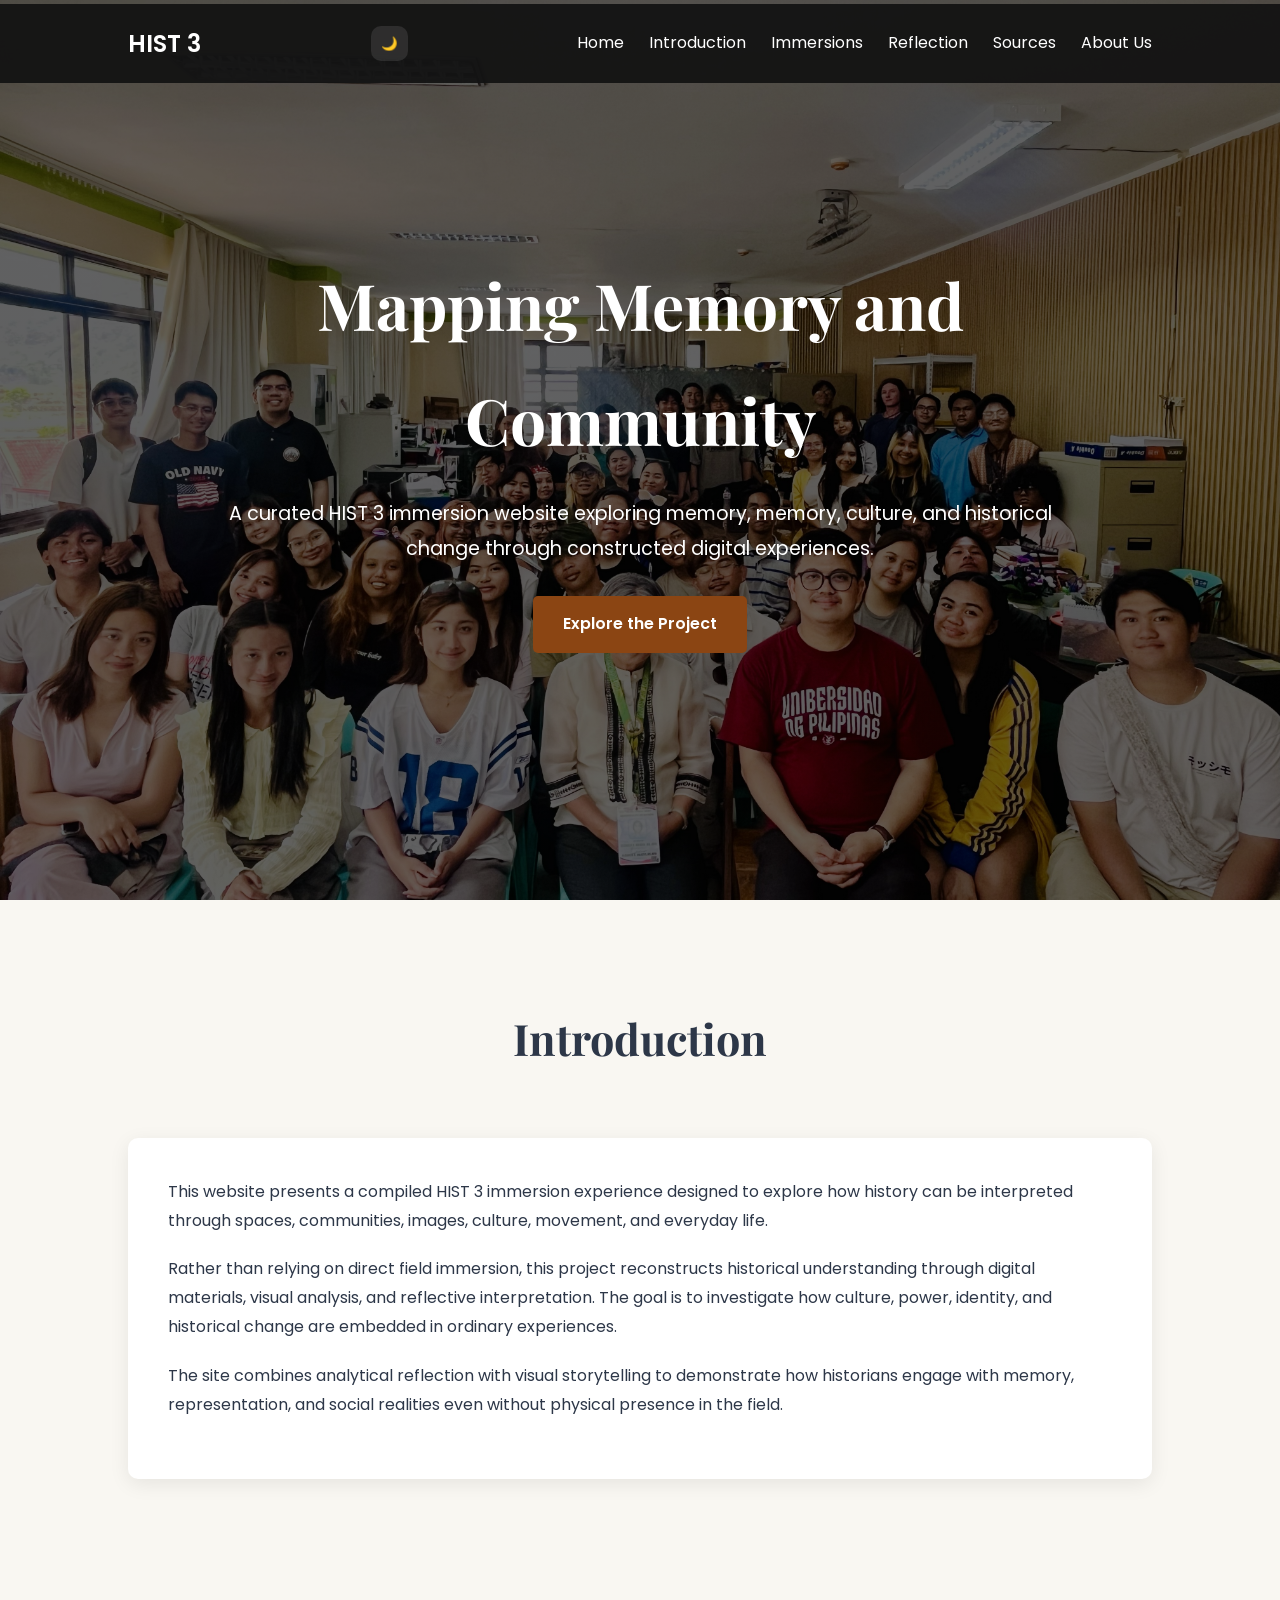
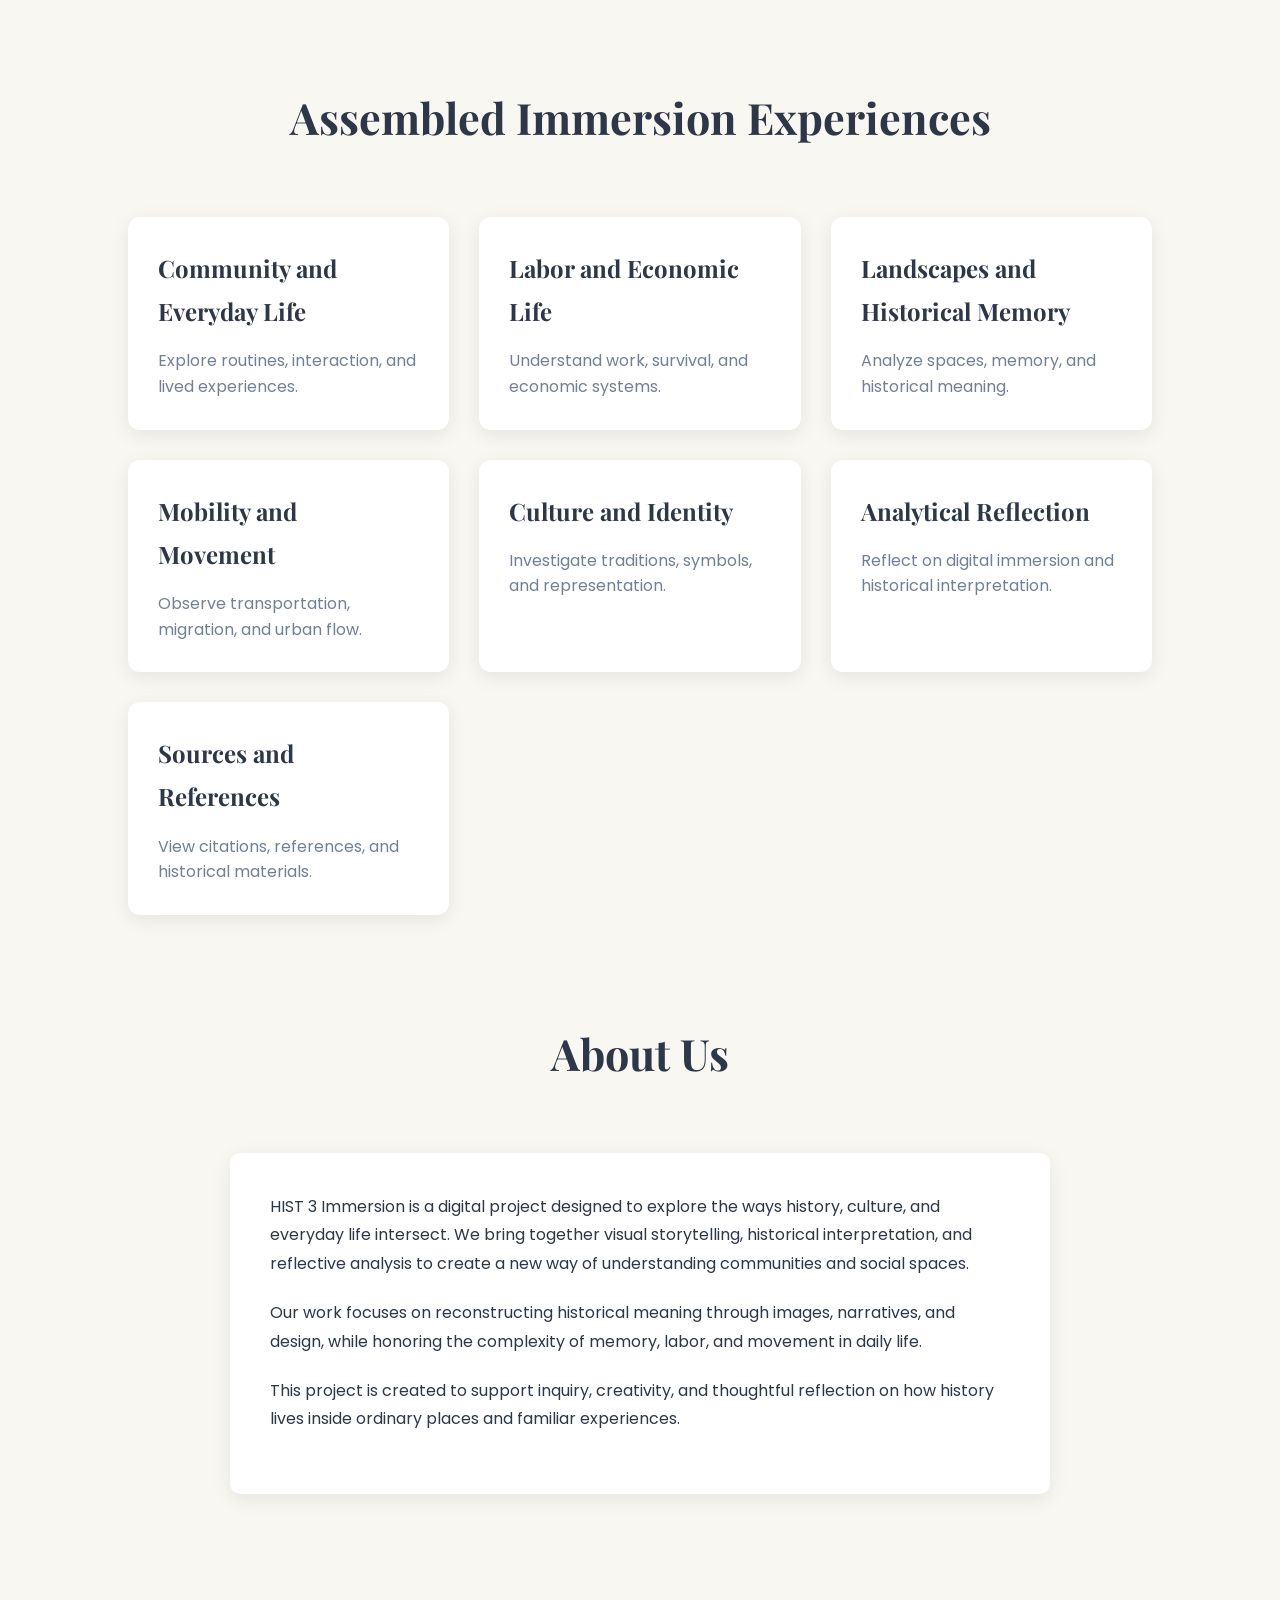
<file: index.html>
<!DOCTYPE html>
<html lang="en">
<head>
    <meta charset="UTF-8">
    <meta name="viewport" content="width=device-width, initial-scale=1.0">
    <title>Mapping Memory and Community | HIST 3 Immersion</title>

    <link rel="stylesheet" href="style.css">

    <link rel="preconnect" href="https://fonts.googleapis.com">
    <link rel="preconnect" href="https://fonts.gstatic.com" crossorigin>
    <link href="https://fonts.googleapis.com/css2?family=Playfair+Display:wght@400;600;700&family=Poppins:wght@300;400;500;600&display=swap" rel="stylesheet">
</head>
<body>

    <div id="scroll-progress"></div>

    <!-- Navigation -->
    <nav>
        <div class="logo">HIST 3</div>

        <div class="nav-actions">
            <button class="dark-mode-toggle" type="button" aria-label="Toggle dark mode">🌙</button>
            <button class="menu-toggle" type="button" aria-label="Toggle menu">
                <span></span>
                <span></span>
                <span></span>
            </button>
        </div>

        <ul class="nav-links">
            <li><a href="#home">Home</a></li>
            <li><a href="#intro">Introduction</a></li>
            <li><a href="#immersions">Immersions</a></li>
            <li><a href="reflection.html">Reflection</a></li>
            <li><a href="sources.html">Sources</a></li>
            <li><a href="#about">About Us</a></li>
        </ul>
    </nav>


    <!-- Hero Section -->
    <section class="hero" id="home">

        <div class="hero-content">
            <h1>Mapping Memory and Community</h1>

            <p>
                A curated HIST 3 immersion website exploring memory,
                memory, culture, and historical change through constructed
                digital experiences.
            </p>

            <a href="#intro" class="btn">Explore the Project</a>
        </div>

    </section>


    <!-- Introduction -->
    <section class="section" id="intro">

        <div class="section-title">
            <h2>Introduction</h2>
        </div>

        <div class="content-box">
            <p>
                This website presents a compiled HIST 3 immersion experience
                designed to explore how history can be interpreted through
                spaces, communities, images, culture, movement, and everyday life.
            </p>

            <p>
                Rather than relying on direct field immersion, this project
                reconstructs historical understanding through digital materials,
                visual analysis, and reflective interpretation. The goal is to
                investigate how culture, power, identity, and historical change
                are embedded in ordinary experiences.
            </p>

            <p>
                The site combines analytical reflection with visual storytelling
                to demonstrate how historians engage with memory, representation,
                and social realities even without physical presence in the field.
            </p>
        </div>

    </section>


    <!-- Immersion Sections -->
    <section class="section" id="immersions">

        <div class="section-title">
            <h2>Assembled Immersion Experiences</h2>
        </div>

<!-- Immersion Navigation Cards -->

<div class="immersion-links">

    <a href="community.html" class="immersion-link-card">
        <h3>Community and Everyday Life</h3>
        <p>Explore routines, interaction, and lived experiences.</p>
    </a>

    <a href="labor.html" class="immersion-link-card">
        <h3>Labor and Economic Life</h3>
        <p>Understand work, survival, and economic systems.</p>
    </a>

    <a href="landscape.html" class="immersion-link-card">
        <h3>Landscapes and Historical Memory</h3>
        <p>Analyze spaces, memory, and historical meaning.</p>
    </a>

    <a href="mobility.html" class="immersion-link-card">
        <h3>Mobility and Movement</h3>
        <p>Observe transportation, migration, and urban flow.</p>
    </a>

    <a href="culture.html" class="immersion-link-card">
        <h3>Culture and Identity</h3>
        <p>Investigate traditions, symbols, and representation.</p>
    </a>

    <a href="reflection.html" class="immersion-link-card">
        <h3>Analytical Reflection</h3>
        <p>Reflect on digital immersion and historical interpretation.</p>
    </a>

    <a href="sources.html" class="immersion-link-card">
        <h3>Sources and References</h3>
        <p>View citations, references, and historical materials.</p>
    </a>

</div>

  <!-- About Us -->
    <section class="section" id="about">

        <div class="section-title">
            <h2>About Us</h2>
        </div>

        <div class="content-box">
            <p>
                HIST 3 Immersion is a digital project designed to explore the ways history,
                culture, and everyday life intersect. We bring together visual storytelling,
                historical interpretation, and reflective analysis to create a new way of
                understanding communities and social spaces.
            </p>

            <p>
                Our work focuses on reconstructing historical meaning through images,
                narratives, and design, while honoring the complexity of memory, labor,
                and movement in daily life.
            </p>

            <p>
                This project is created to support inquiry, creativity, and thoughtful
                reflection on how history lives inside ordinary places and familiar
                experiences.
            </p>
        </div>

    </section>

    <script src="script.js"></script>
</body>
</html>
</file>
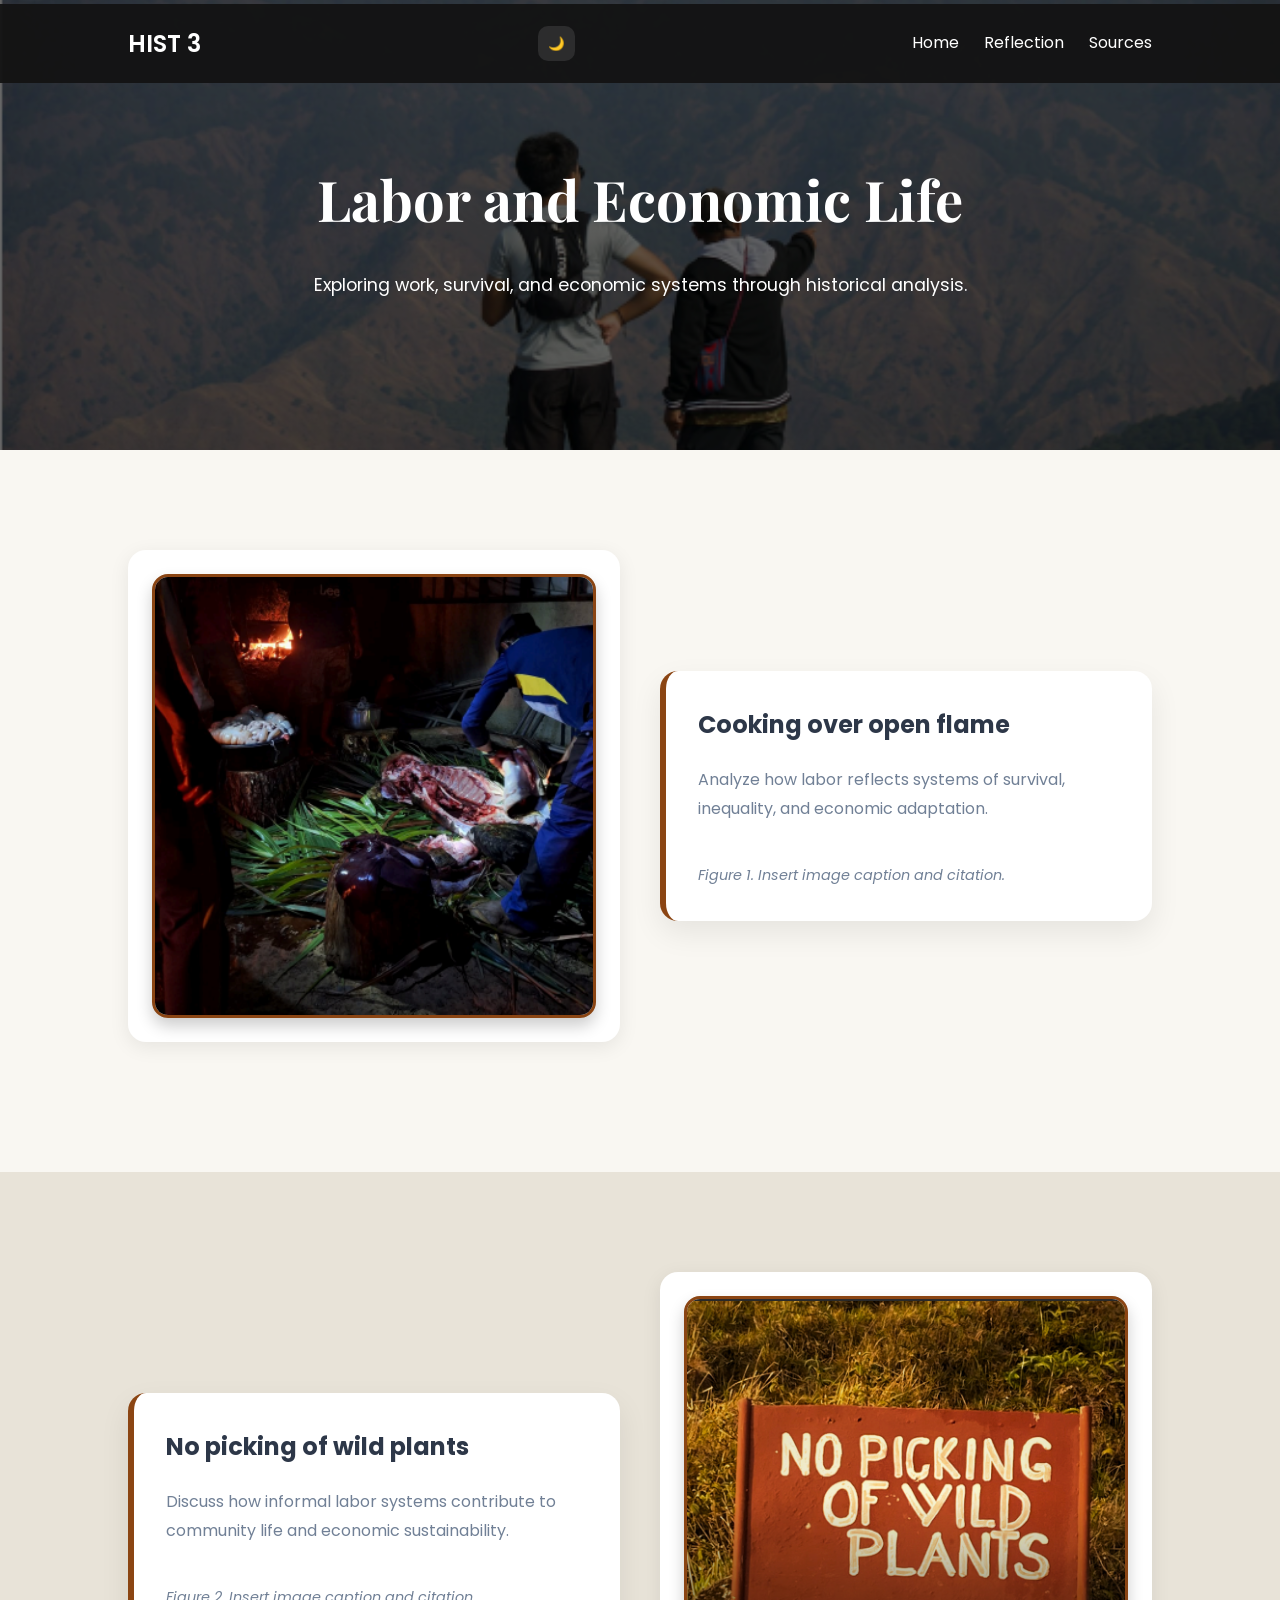
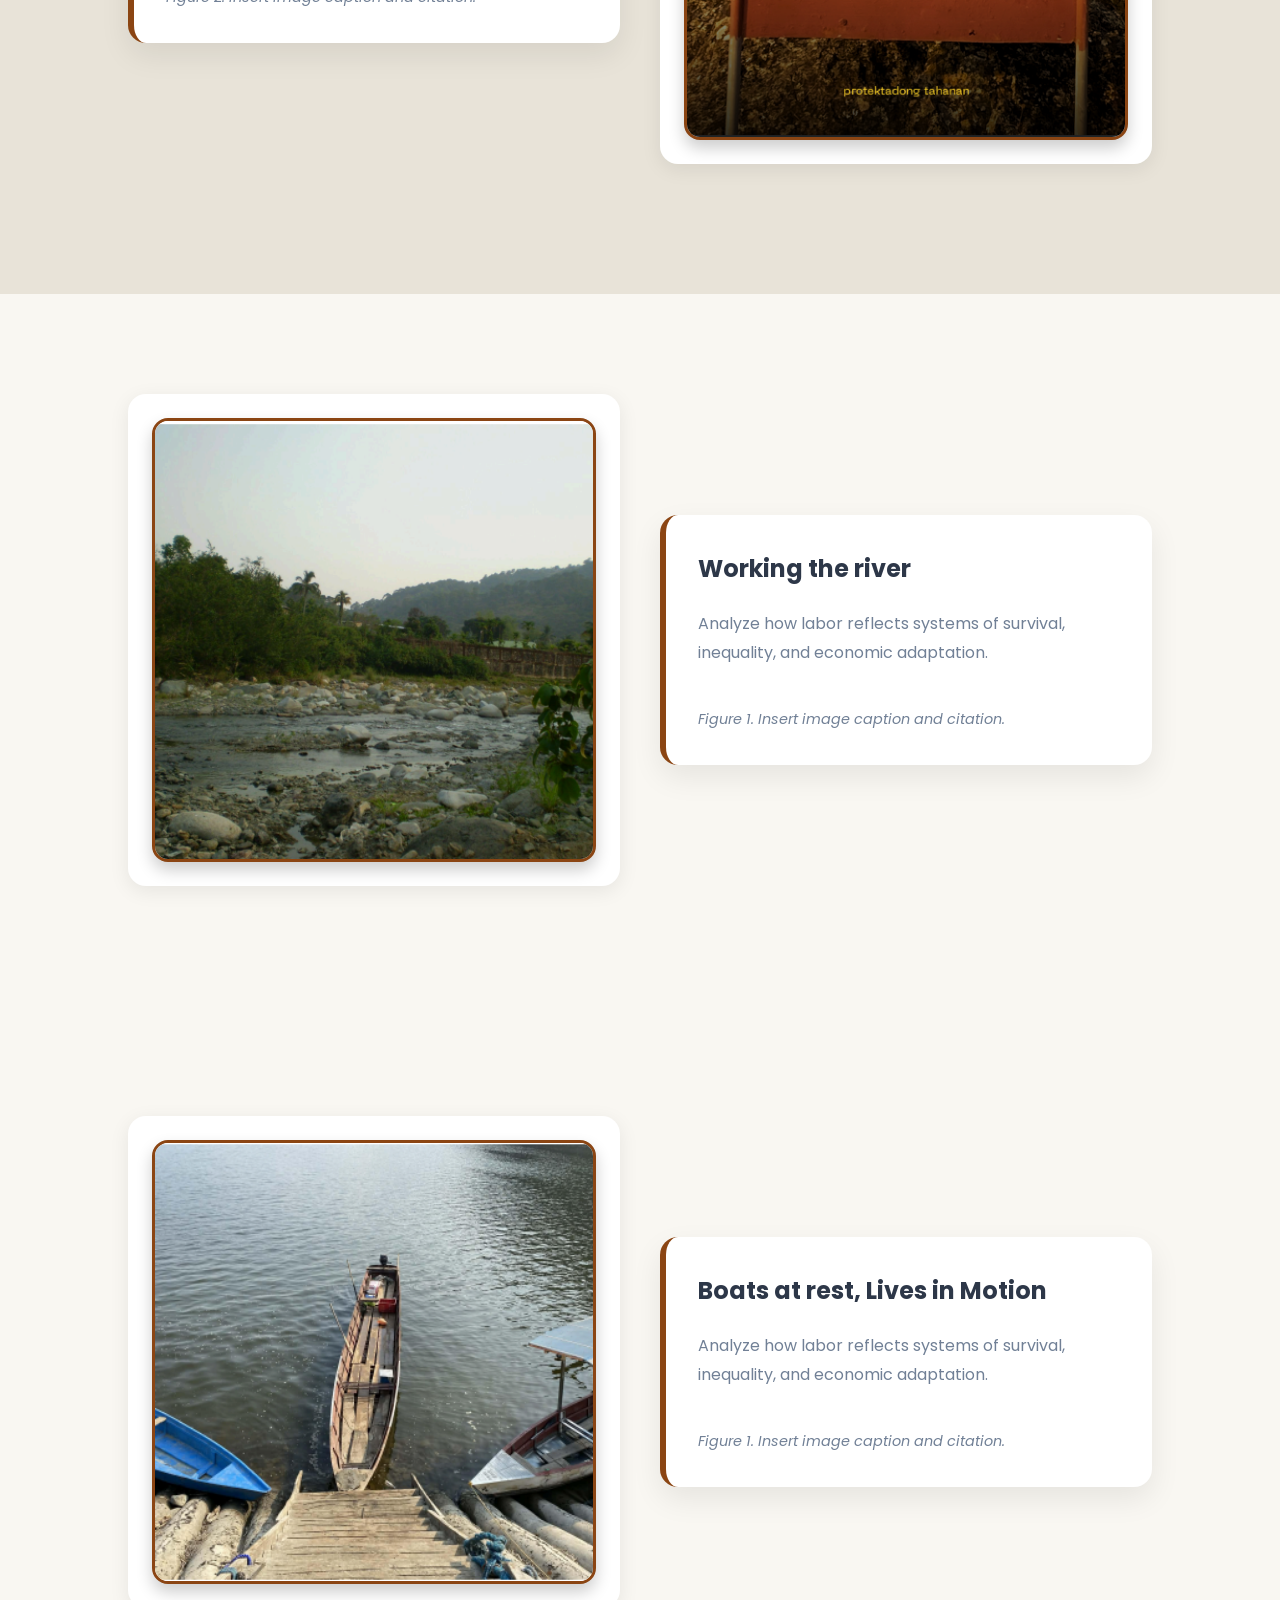
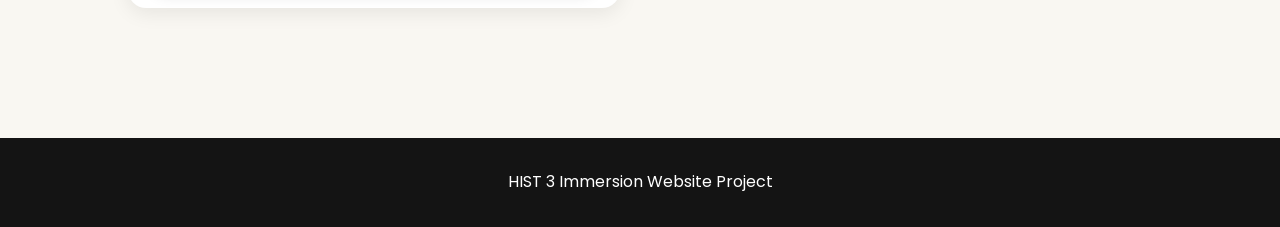
<file: labor.html>
<!DOCTYPE html>
<html lang="en">
<head>
    <meta charset="UTF-8">
    <meta name="viewport" content="width=device-width, initial-scale=1.0">
    <title>Labor and Economic Life</title>

    <link rel="stylesheet" href="style.css">

    <link rel="preconnect" href="https://fonts.googleapis.com">
    <link rel="preconnect" href="https://fonts.gstatic.com" crossorigin>
    <link href="https://fonts.googleapis.com/css2?family=Playfair+Display:wght@400;600;700&family=Poppins:wght@300;400;500;600&display=swap" rel="stylesheet">
</head>
<body>

<div id="scroll-progress"></div>

<nav>
    <div class="logo">HIST 3</div>

    <div class="nav-actions">
        <button class="dark-mode-toggle" type="button" aria-label="Toggle dark mode">🌙</button>
        <button class="menu-toggle" type="button" aria-label="Toggle menu">
            <span></span>
            <span></span>
            <span></span>
        </button>
    </div>

    <ul class="nav-links">
        <li><a href="index.html">Home</a></li>
        <li><a href="reflection.html">Reflection</a></li>
        <li><a href="sources.html">Sources</a></li>
    </ul>
</nav>

<section class="subpage-hero subpage-hero-labor">
    <h1>Labor and Economic Life</h1>
    <p>
        Exploring work, survival, and economic systems through historical analysis.
    </p>
</section>

<section class="section">

    <div class="detail-grid">

        <div class="detail-image">
            <img src="images/image 60.png" alt="Labor" class="real-image">
        </div>

        <div class="detail-text">

            <h2>Cooking over open flame</h2>

            <p>
                Analyze how labor reflects systems of survival,
                inequality, and economic adaptation.
            </p>

            <div class="caption">
                Figure 1. Insert image caption and citation.
            </div>

        </div>

    </div>

</section>

<section class="section alt-section">

    <div class="detail-grid">

        <div class="detail-text">

            <h2>No picking of wild plants</h2>

            <p>
                Discuss how informal labor systems contribute to community life
                and economic sustainability.
            </p>

            <div class="caption">
                Figure 2. Insert image caption and citation.
            </div>

        </div>

        <div class="detail-image">
                <img src="images/image 67.png" alt="Labor" class="real-image">
        </div>

    </div>

</section>

<section class="section">

    <div class="detail-grid">

        <div class="detail-image">
            <img src="images/image 63.png" alt="Labor" class="real-image">
        </div>

        <div class="detail-text">

            <h2>Working the river</h2>

            <p>
                Analyze how labor reflects systems of survival,
                inequality, and economic adaptation.
            </p>

            <div class="caption">
                Figure 1. Insert image caption and citation.
            </div>

        </div>

    </div>

</section>


<section class="section">

    <div class="detail-grid">

        <div class="detail-image">
            <img src="images/image 62.png" alt="Labor" class="real-image">
        </div>

        <div class="detail-text">

            <h2>Boats at rest, Lives in Motion</h2>

            <p>
                Analyze how labor reflects systems of survival,
                inequality, and economic adaptation.
            </p>

            <div class="caption">
                Figure 1. Insert image caption and citation.
            </div>

        </div>

    </div>

</section>


<footer>
    <p>HIST 3 Immersion Website Project</p>
</footer>

<script src="script.js"></script>
</body>
</html>
</file>
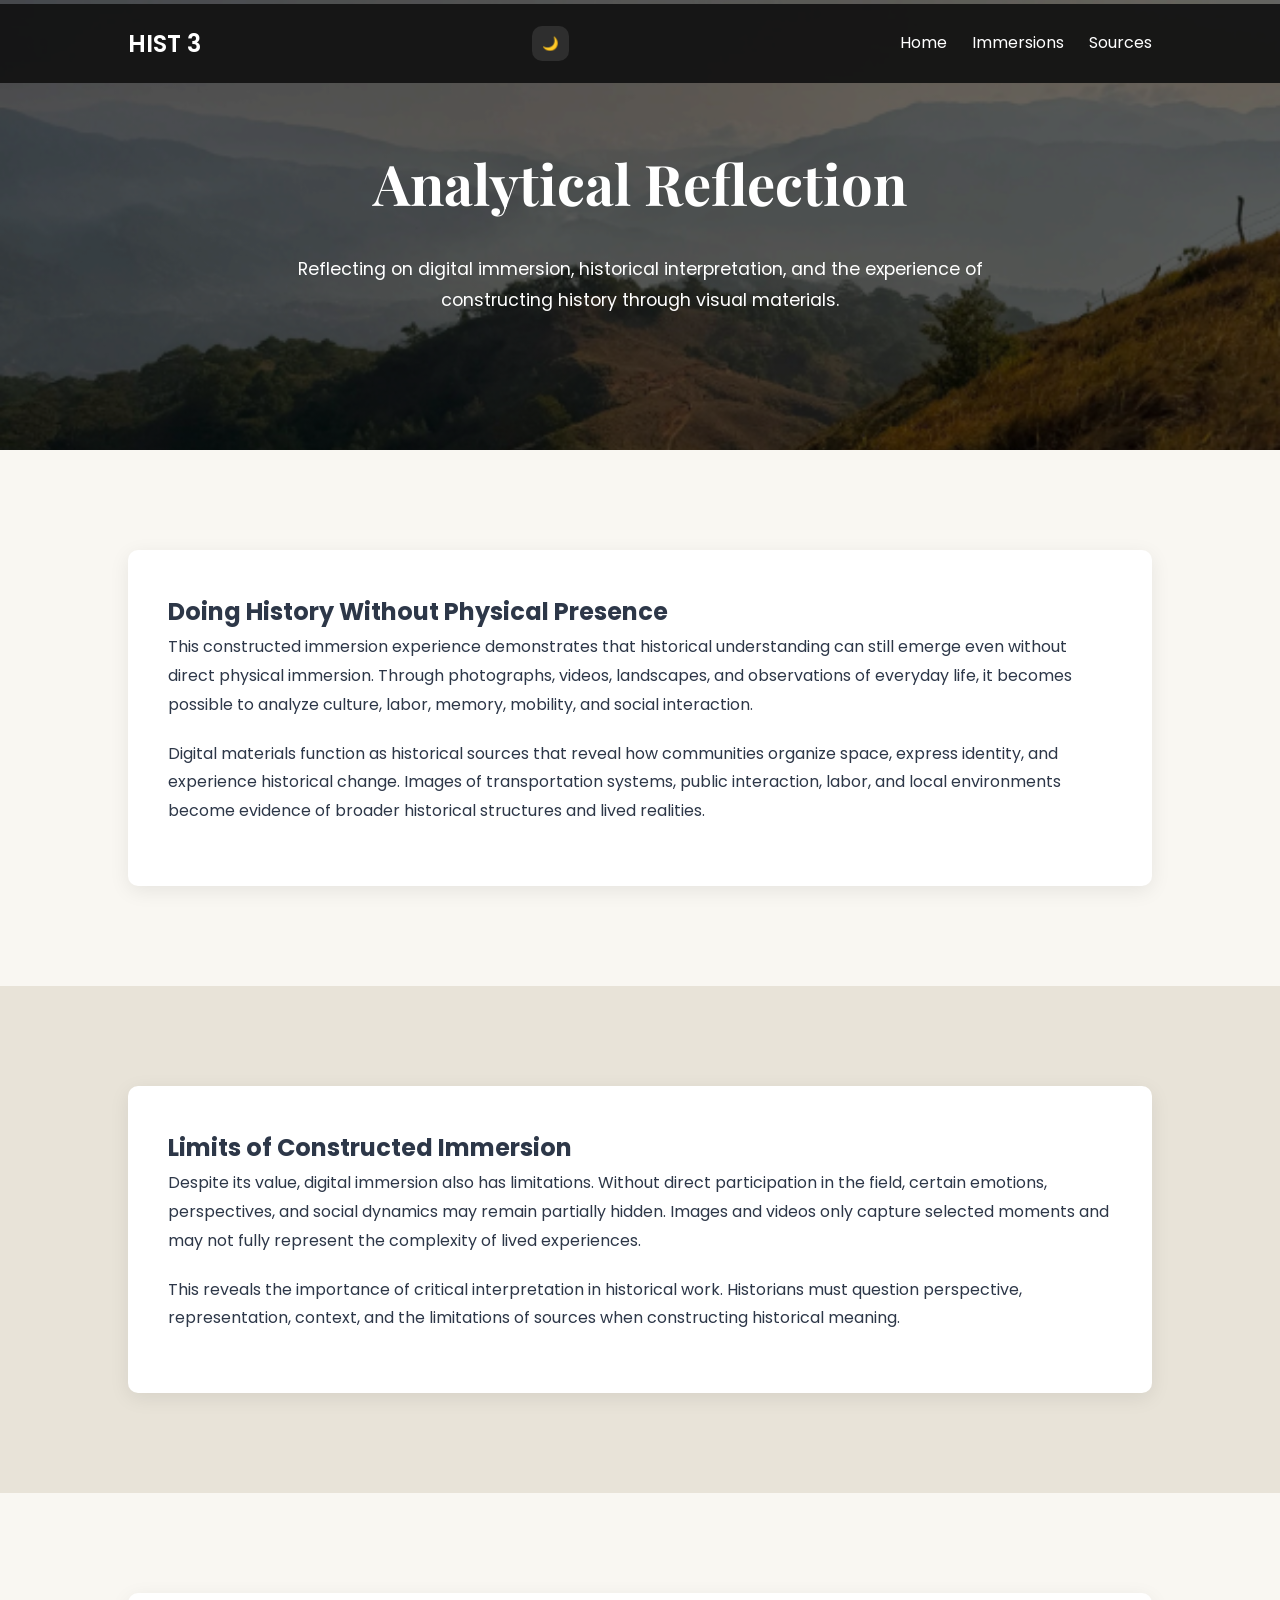
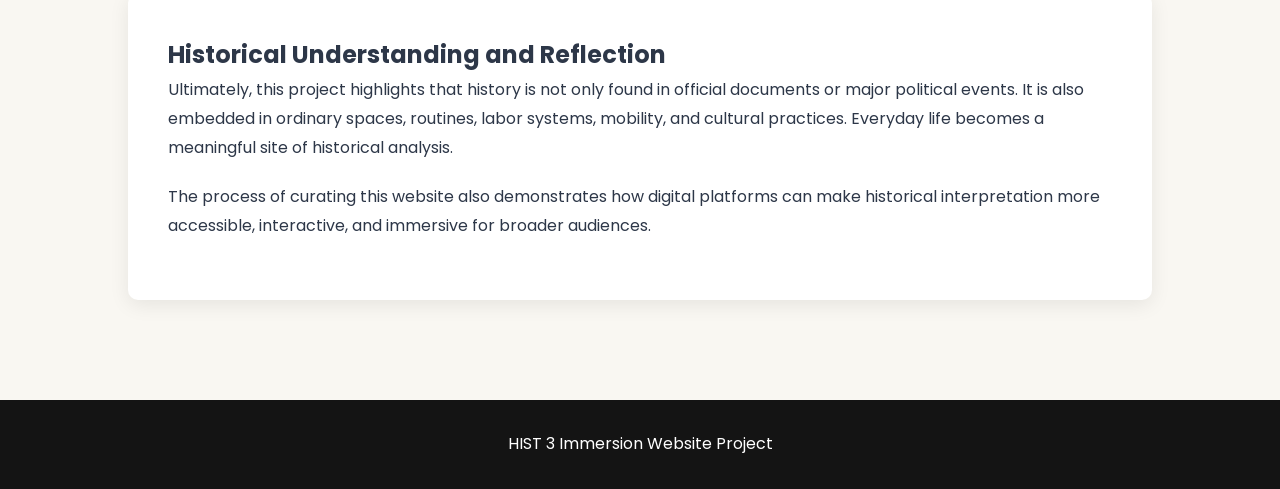
<file: reflection.html>
<!DOCTYPE html>
<html lang="en">
<head>
    <meta charset="UTF-8">
    <meta name="viewport" content="width=device-width, initial-scale=1.0">
    <title>Analytical Reflection</title>

    <link rel="stylesheet" href="style.css">

    <link rel="preconnect" href="https://fonts.googleapis.com">
    <link rel="preconnect" href="https://fonts.gstatic.com" crossorigin>

    <link href="https://fonts.googleapis.com/css2?family=Playfair+Display:wght@400;600;700&family=Poppins:wght@300;400;500;600&display=swap" rel="stylesheet">
</head>

<body>

    <div id="scroll-progress"></div>
<nav>

    <div class="logo">HIST 3</div>

    <div class="nav-actions">
        <button class="dark-mode-toggle" type="button" aria-label="Toggle dark mode">🌙</button>
        <button class="menu-toggle" type="button" aria-label="Toggle menu">
            <span></span>
            <span></span>
            <span></span>
        </button>
    </div>

    <ul class="nav-links">
        <li><a href="index.html">Home</a></li>
        <li><a href="community.html">Immersions</a></li>
        <li><a href="sources.html">Sources</a></li>
    </ul>

</nav>


<section class="subpage-hero subpage-hero-reflection">

    <h1>Analytical Reflection</h1>

    <p>
        Reflecting on digital immersion, historical interpretation,
        and the experience of constructing history through visual materials.
    </p>

</section>


<section class="section">

    <div class="content-box">

        <h2>Doing History Without Physical Presence</h2>

        <p>
            This constructed immersion experience demonstrates that historical
            understanding can still emerge even without direct physical immersion.
            Through photographs, videos, landscapes, and observations of everyday
            life, it becomes possible to analyze culture, labor, memory, mobility,
            and social interaction.
        </p>

        <p>
            Digital materials function as historical sources that reveal how
            communities organize space, express identity, and experience historical
            change. Images of transportation systems, public interaction, labor,
            and local environments become evidence of broader historical structures
            and lived realities.
        </p>

    </div>

</section>


<section class="section alt-section">

    <div class="content-box">

        <h2>Limits of Constructed Immersion</h2>

        <p>
            Despite its value, digital immersion also has limitations. Without
            direct participation in the field, certain emotions, perspectives,
            and social dynamics may remain partially hidden. Images and videos
            only capture selected moments and may not fully represent the
            complexity of lived experiences.
        </p>

        <p>
            This reveals the importance of critical interpretation in historical
            work. Historians must question perspective, representation, context,
            and the limitations of sources when constructing historical meaning.
        </p>

    </div>

</section>


<section class="section">

    <div class="content-box">

        <h2>Historical Understanding and Reflection</h2>

        <p>
            Ultimately, this project highlights that history is not only found
            in official documents or major political events. It is also embedded
            in ordinary spaces, routines, labor systems, mobility, and cultural
            practices. Everyday life becomes a meaningful site of historical analysis.
        </p>

        <p>
            The process of curating this website also demonstrates how digital
            platforms can make historical interpretation more accessible,
            interactive, and immersive for broader audiences.
        </p>

    </div>

</section>


<footer>

    <p>
        HIST 3 Immersion Website Project
    </p>

</footer>
<script src="script.js"></script>

</body>
</html>
</file>
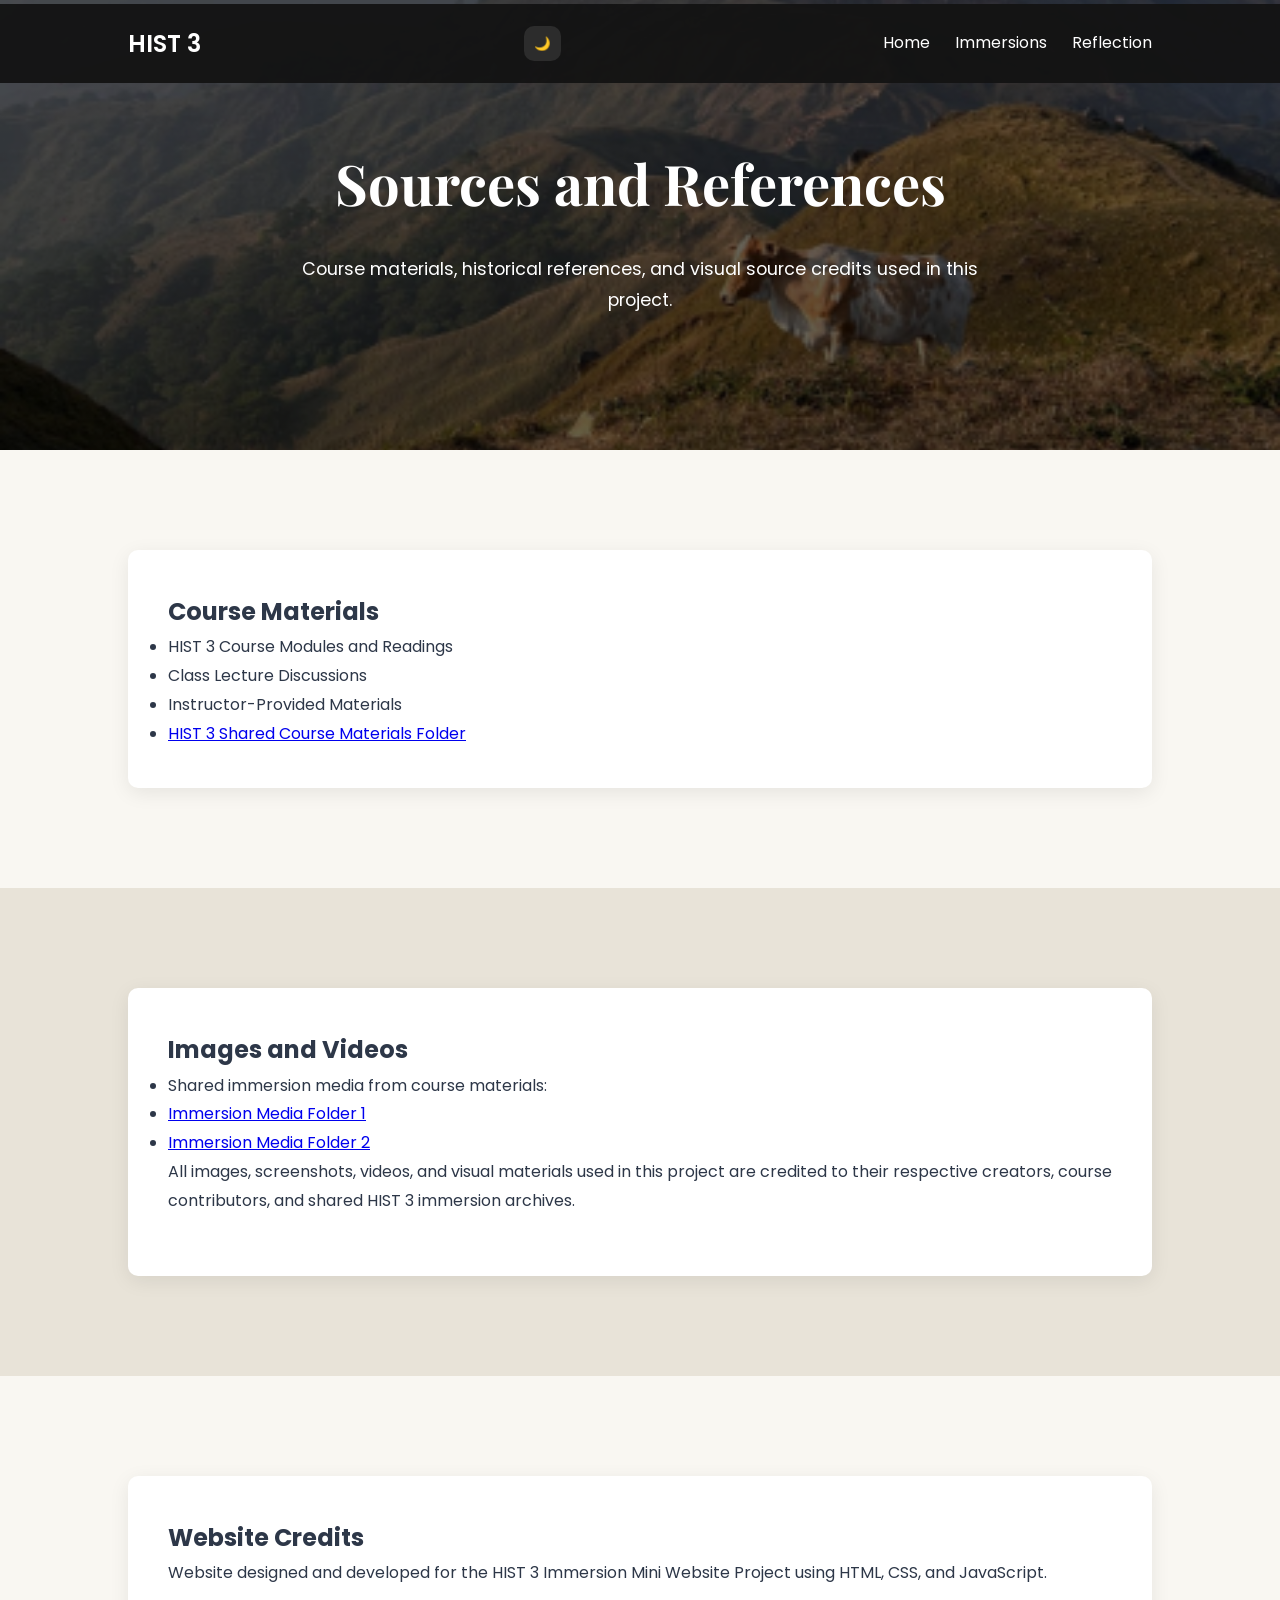
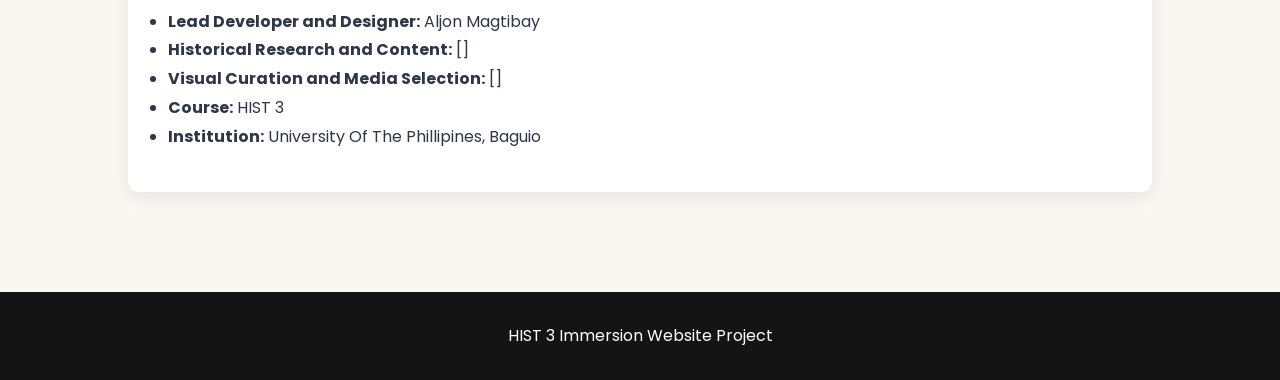
<file: sources.html>
<!DOCTYPE html>
<html lang="en">
<head>
    <meta charset="UTF-8">
    <meta name="viewport" content="width=device-width, initial-scale=1.0">
    <title>Sources and References</title>

    <link rel="stylesheet" href="style.css">

    <link rel="preconnect" href="https://fonts.googleapis.com">
    <link rel="preconnect" href="https://fonts.gstatic.com" crossorigin>

    <link href="https://fonts.googleapis.com/css2?family=Playfair+Display:wght@400;600;700&family=Poppins:wght@300;400;500;600&display=swap" rel="stylesheet">
</head>

<body>
<div id="scroll-progress"></div>

<nav>

    <div class="logo">HIST 3</div>

    <div class="nav-actions">
        <button class="dark-mode-toggle" type="button" aria-label="Toggle dark mode">🌙</button>
        <button class="menu-toggle" type="button" aria-label="Toggle menu">
            <span></span>
            <span></span>
            <span></span>
        </button>
    </div>

    <ul class="nav-links">
        <li><a href="index.html">Home</a></li>
        <li><a href="community.html">Immersions</a></li>
        <li><a href="reflection.html">Reflection</a></li>
    </ul>

</nav>


<section class="subpage-hero">

    <h1>Sources and References</h1>

    <p>
         Course materials, historical references,
        and visual source credits used in this project.
    </p>

</section>


<section class="section">

    <div class="content-box">

        <h2>Course Materials</h2>

        <ul>
            <li>HIST 3 Course Modules and Readings</li>
            <li>Class Lecture Discussions</li>
            <li>Instructor-Provided Materials</li>

            <li>
                <a href="https://drive.google.com/drive/folders/1OBSpiKPY1BiJ0_0AJ-3ZyZdfXzogSvlq"
                   target="_blank">

                   HIST 3 Shared Course Materials Folder

                </a>
            </li>
        </ul>

    </div>

</section>


<section class="section alt-section">

    <div class="content-box">

        <h2>Images and Videos</h2>

       <ul>

            <li>
                Shared immersion media from course materials:
            </li>

            <li>
                <a href="https://drive.google.com/drive/folders/1FTKVPWQMoJo8QSumlzzdHRppYbeWJz6w?usp=drive_link"
                   target="_blank">

                   Immersion Media Folder 1

                </a>
            </li>

            <li>
                <a href="https://drive.google.com/drive/folders/1JAbRTWMzwAVJRAxwJTDllD6AkHeessBM?usp=sharing"
                   target="_blank">

                   Immersion Media Folder 2

                </a>
            </li>

        </ul>
      <p>
            All images, screenshots, videos, and visual materials
            used in this project are credited to their respective
            creators, course contributors, and shared HIST 3
            immersion archives.
        </p>
    </div>

</section>


<section class="section">

    <div class="content-box">

        <div class="source-category">

    <h2>Website Credits</h2>

    <p>
        Website designed and developed for the HIST 3
        Immersion Mini Website Project using HTML, CSS,
        and JavaScript.
    </p>

    <ul>
        <li><strong>Lead Developer and Designer:</strong> Aljon Magtibay</li>

        <li><strong>Historical Research and Content:</strong>
            []
        </li>

        <li><strong>Visual Curation and Media Selection:</strong>
            []
        </li>

        <li><strong>Course:</strong> HIST 3</li>

        <li><strong>Institution:</strong> University Of The Phillipines, Baguio</li>
    </ul>

</div>
    </div>

</section>


<footer>

    <p>
        HIST 3 Immersion Website Project
    </p>

</footer>

<script src="script.js"></script>

</body>
</html>
</file>
<file: style.css>
* {
    margin: 0;
    padding: 0;
    box-sizing: border-box;
}

:root {
    --bg: #f9f7f2;
    --text: #2d3748;
    --surface: #ffffff;
    --surface-alt: #e8e3d8;
    --muted: #718096;
    --accent: #8b4513;
    --nav-bg: rgba(20, 20, 20, 0.95);
    --nav-text: #ffffff;
    --hero-overlay: rgba(0, 0, 0, 0.6);
    --button-text: #ffffff;
}

body {
    font-family: 'Poppins', sans-serif;
    background: var(--bg);
    color: var(--text);
    line-height: 1.8;
    overflow-x: hidden;
}

body.dark-mode {
    --bg: #0d1117;
    --text: #e6edf3;
    --surface: #161b22;
    --surface-alt: #1f2731;
    --muted: #9ca3af;
    --accent: #d4af37;
    --nav-bg: rgba(10, 10, 12, 0.98);
    --nav-text: #f8f8ff;
    --hero-overlay: rgba(0, 0, 0, 0.7);
    --button-text: #111111;
}


/* Navigation */
#scroll-progress {
    position: fixed;
    top: 0;
    left: 0;
    height: 4px;
    width: 0;
    background: var(--accent);
    z-index: 1001;
    transition: width 0.15s ease;
}

nav {
    position: fixed;
    top: 4px;
    width: 100%;
    background: var(--nav-bg);
    display: flex;
    justify-content: space-between;
    align-items: center;
    padding: 18px 10%;
    z-index: 1000;
}

.logo {
    color: var(--nav-text);
    font-size: 1.5rem;
    font-weight: 600;
}

nav ul {
    display: flex;
    list-style: none;
    gap: 25px;
}

nav ul li a {
    color: var(--nav-text);
    text-decoration: none;
    position: relative;
    transition: color 0.25s ease;
}

nav ul li a::after {
    content: '';
    position: absolute;
    left: 0;
    bottom: -4px;
    width: 100%;
    height: 2px;
    background: var(--accent);
    transform: scaleX(0);
    transform-origin: left;
    transition: transform 0.25s ease;
}

nav ul li a:hover {
    color: var(--accent);
}

nav ul li a:hover::after {
    transform: scaleX(1);
}

.nav-actions {
    display: flex;
    align-items: center;
    gap: 12px;
}

.dark-mode-toggle,
.menu-toggle {
    border: none;
    background: rgba(255,255,255,0.1);
    color: var(--nav-text);
    cursor: pointer;
    padding: 10px;
    border-radius: 10px;
    transition: background 0.25s ease, transform 0.25s ease;
}

.dark-mode-toggle:hover,
.menu-toggle:hover {
    background: rgba(255,255,255,0.18);
}

.menu-toggle {
    display: none;
    min-width: 44px;
    min-height: 44px;
}

.menu-toggle span {
    display: block;
    width: 22px;
    height: 2px;
    margin: 4px auto;
    background: var(--nav-text);
    transition: transform 0.25s ease, opacity 0.25s ease;
}

.nav-links {
    display: flex;
    list-style: none;
    gap: 25px;
}

.nav-links.open {
    transform: translateX(0);
}


/* Hero */
.hero {
    height: 100vh;
    background:
        linear-gradient(var(--hero-overlay), var(--hero-overlay)),
        url('images/image 31.jpg');

    background-size: cover;
    background-position: center;

    display: flex;
    justify-content: center;
    align-items: center;
    text-align: center;

    padding: 20px;
}

.hero-content {
    max-width: 850px;
    color: white;
}

.hero h1 {
    font-size: 4rem;
    margin-bottom: 20px;
    font-family: 'Playfair Display', serif;
}

.hero p {
    font-size: 1.2rem;
    margin-bottom: 30px;
}

.btn {
    display: inline-block;
    background: var(--accent);
    color: var(--button-text);
    padding: 14px 30px;
    border-radius: 5px;
    text-decoration: none;
    font-weight: 600;
    transition: 0.3s;
}

.btn:hover {
    transform: translateY(-3px) scale(1.02);
    box-shadow: 0 12px 25px rgba(0, 0, 0, 0.18);
}


/* Sections */
.section {
    padding: 100px 10%;
}

.section-title {
    text-align: center;
    margin-bottom: 60px;
}

.section-title h2 {
    font-size: 2.7rem;
    font-family: 'Playfair Display', serif;
}

.content-box {
    background: var(--surface);
    padding: 40px;
    border-radius: 10px;
    box-shadow: 0 5px 20px rgba(0,0,0,0.08);
}

.content-box p {
    margin-bottom: 20px;
}


/* Immersion Cards */
.immersion-card {
    display: flex;
    align-items: center;
    gap: 40px;
    margin-bottom: 80px;
    background: white;
    padding: 30px;
    border-radius: 10px;
    box-shadow: 0 5px 20px rgba(0,0,0,0.08);
}

.reverse {
    flex-direction: row-reverse;
}

.image-placeholder {
    flex: 1;
    height: 320px;
    background: #ddd;
    display: flex;
    justify-content: center;
    align-items: center;
    font-weight: bold;
    color: #666;
    border-radius: 10px;
    text-align: center;
    padding: 20px;
}

.card-content {
    flex: 1;
}

.card-content h3 {
    font-size: 2rem;
    margin-bottom: 20px;
    font-family: 'Playfair Display', serif;
}

.caption {
    margin-top: 20px;
    font-size: 0.9rem;
    color: #718096;
    font-style: italic;
}


/* Reflection */
.reflection {
    background: #e8e3d8;
}


/* Sources */
.sources-list {
    padding-left: 20px;
}

.sources-list li {
    margin-bottom: 10px;
}


/* Footer */
footer {
    background: #141414;
    color: white;
    text-align: center;
    padding: 30px;
}


/* Responsive Design */
@media (max-width: 900px) {

    nav {
        flex-direction: row;
        justify-content: space-between;
        align-items: center;
        padding: 14px 6%;
    }

    .nav-actions {
        gap: 10px;
    }

    .nav-links {
        position: fixed;
        top: 70px;
        right: 0;
        width: 280px;
        height: calc(100vh - 70px);
        flex-direction: column;
        align-items: center;
        justify-content: flex-start;
        padding: 30px 0;
        gap: 18px;
        background: rgba(20, 20, 20, 0.98);
        transform: translateX(100%);
        transition: transform 0.3s ease;
        z-index: 1000;
        box-shadow: -10px 0 30px rgba(0,0,0,0.25);
    }

    .menu-toggle {
        display: block;
    }

    .nav-links li a {
        width: 100%;
        text-align: center;
        padding: 14px 0;
    }

    .hero {
        padding: 20px 10px;
    }

    .hero h1 {
        font-size: 2.8rem;
    }

    .hero p {
        font-size: 1rem;
    }

    .immersion-card,
    .reverse {
        flex-direction: column;
    }

    .detail-grid {
        grid-template-columns: 1fr;
    }

    .detail-image {
        min-width: 0;
        max-width: 100%;
        padding: 0;
    }

    .detail-text {
        padding: 28px;
    }

    .section {
        padding: 80px 6%;
    }

    .section-title {
        margin-bottom: 40px;
    }

    .content-box {
        padding: 30px;
    }

    .immersion-links {
        gap: 22px;
    }

}

@media (max-width: 600px) {

    .nav-links {
        width: 100%;
        top: 64px;
        height: calc(100vh - 64px);
    }

    nav {
        padding: 12px 4%;
    }

    nav ul {
        flex-direction: column;
        align-items: center;
        width: 100%;
    }

    nav ul li a {
        width: 100%;
        text-align: center;
    }

    .hero {
        padding: 18px 12px;
    }

    .hero h1 {
        font-size: 2.2rem;
    }

    .section {
        padding: 60px 5%;
    }

    .section-title h2 {
        font-size: 2.2rem;
    }

    .content-box,
    .immersion-link-card,
    .detail-image {
        padding: 24px;
    }

    .immersion-links {
        grid-template-columns: 1fr;
    }

    .detail-grid {
        display: block;
    }

    .detail-text,
    .detail-image {
        width: 100%;
        max-width: 100%;
    }

    .detail-text {
        border-left: none;
        border-top: 6px solid #8b4513;
        padding: 28px 22px;
    }

    .detail-image {
        min-width: 0;
        padding: 0;
        aspect-ratio: auto;
        margin-bottom: 30px;
    }

    .real-image {
        height: auto;
    }

}

/* IMMERSION NAVIGATION CARDS */

.immersion-links {
    display: grid;
    grid-template-columns: repeat(auto-fit, minmax(250px, 1fr));
    gap: 30px;
    margin-top: 50px;
}

.immersion-link-card {
    background: var(--surface);
    padding: 30px;
    border-radius: 12px;
    text-decoration: none;
    color: var(--text);
    box-shadow: 0 5px 20px rgba(0,0,0,0.08);
    transition: 0.3s ease;
    display: block;
}

.immersion-link-card:hover {
    transform: translateY(-8px);
}

.immersion-link-card h3 {
    margin-bottom: 15px;
    font-size: 1.5rem;
    font-family: 'Playfair Display', serif;
    color: var(--text);
}

.immersion-link-card p {
    color: var(--muted);
    line-height: 1.6;
}

/* SUBPAGE HERO */

.subpage-hero {
    height: 50vh;
    background:
        linear-gradient(rgba(0,0,0,0.6), rgba(0,0,0,0.6)),
        url('images/image 64.png');

    background-size: cover;
    background-position: center;
    

    display: flex;
    justify-content: center;
    align-items: center;
    flex-direction: column;

    text-align: center;
    color: white;

    padding: 20px;
}

.subpage-hero h1 {
    font-size: 3.5rem;
    margin-bottom: 20px;
    font-family: 'Playfair Display', serif;
}

.subpage-hero p {
    max-width: 700px;
    font-size: 1.1rem;
}

/* Unique background images for each immersion page */
.subpage-hero-community {
    background: linear-gradient(rgba(0,0,0,0.6), rgba(0,0,0,0.6)), url('images/image 41.JPG');
    background-size: 100% auto;
    background-position: center 20%;
    background-repeat: no-repeat;
}

.subpage-hero-labor {
    background: linear-gradient(rgba(0,0,0,0.6), rgba(0,0,0,0.6)), url('images/image 59.png');
    background-size: cover;
    background-position: center;
}

.subpage-hero-culture {
    background: linear-gradient(rgba(0,0,0,0.6), rgba(0,0,0,0.6)), url('images/image 70.png');
    background-size: cover;
    background-position: top 80%;
}

.subpage-hero-landscape {
    background: linear-gradient(rgba(0,0,0,0.6), rgba(0,0,0,0.6)), url('images/image 45.png ');
    background-size: cover;
    background-position: center 60%;
}

.subpage-hero-mobility {
    background: linear-gradient(rgba(0,0,0,0.6), rgba(0,0,0,0.6)), url('images/image 58.png');
    background-size: cover;
    background-position: center 65%;
}

.subpage-hero-reflection {
    background: linear-gradient(rgba(0,0,0,0.6), rgba(0,0,0,0.6)), url('images/image 52.png');
    background-size: cover;
    background-position: center;
}

.alt-section {
    background: var(--surface-alt);
}

/* Gallery */
.gallery {
    display: grid;
    grid-template-columns: repeat(auto-fit, minmax(250px, 1fr));
    gap: 20px;
    margin-top: 40px;
}

.gallery-item {
    cursor: pointer;
    position: relative;
    overflow: hidden;
    border-radius: 10px;
    box-shadow: 0 5px 20px rgba(0,0,0,0.08);
    transition: 0.3s ease;
    background: var(--bg);
}

.gallery-item:hover {
    transform: scale(1.05);
    box-shadow: 0 10px 30px rgba(0,0,0,0.15);
}

.gallery-thumbnail {
    width: 100%;
    height: 250px;
    object-fit: cover;
    display: block;
    transition: 0.3s ease;
}

.gallery-item:hover .gallery-thumbnail {
    filter: brightness(0.9);
}

.gallery-caption {
    margin: 0;
    padding: 12px 14px 14px;
    color: var(--text);
    font-size: 0.95rem;
    line-height: 1.4;
    text-align: center;
}

/* Lightbox */
.lightbox {
    display: none;
    position: fixed;
    z-index: 2000;
    left: 0;
    top: 0;
    width: 100%;
    height: 100%;
    background-color: rgba(0, 0, 0, 0.8);
    animation: fadeIn 0.3s ease;
}

.lightbox.active {
    display: flex;
    align-items: center;
    justify-content: center;
}

@keyframes fadeIn {
    from { opacity: 0; }
    to { opacity: 1; }
}

.lightbox-image {
    max-width: 85vw;
    max-height: 80vh;
    object-fit: contain;
    animation: slideIn 0.3s ease;
}

@keyframes slideIn {
    from {
        transform: scale(0.8);
        opacity: 0;
    }
    to {
        transform: scale(1);
        opacity: 1;
    }
}

.close-lightbox {
    position: absolute;
    top: 30px;
    right: 40px;
    font-size: 35px;
    color: white;
    cursor: pointer;
    transition: 0.2s ease;
}

.close-lightbox:hover {
    color: #8b4513;
}

.prev-button,
.next-button {
    position: absolute;
    top: 50%;
    transform: translateY(-50%);
    background: rgba(139, 69, 19, 0.7);
    color: white;
    border: none;
    font-size: 30px;
    padding: 15px 20px;
    cursor: pointer;
    border-radius: 5px;
    transition: 0.3s ease;
}

.prev-button:hover,
.next-button:hover {
    background: #8b4513;
}

.prev-button {
    left: 20px;
}

.next-button {
    right: 20px;
}

.lightbox-caption {
    position: absolute;
    bottom: 30px;
    left: 50%;
    transform: translateX(-50%);
    color: white;
    font-size: 0.95rem;
    text-align: center;
    max-width: 600px;
    padding: 0 20px;
    animation: slideUp 0.4s ease;
}

@keyframes slideUp {
    from {
        opacity: 0;
        transform: translateX(-50%) translateY(20px);
    }
    to {
        opacity: 1;
        transform: translateX(-50%) translateY(0);
    }
}


.detail-grid {
    display: grid;
    grid-template-columns: repeat(2, minmax(0, 1fr));
    gap: 40px;
    align-items: center;
    margin-bottom: 30px;
}

.detail-text {
    display: flex;
    flex-direction: column;
    justify-content: center;
    gap: 20px;
    min-width: 0;
    background: var(--surface);
    padding: 32px;
    border-radius: 18px;
    box-shadow: 0 12px 30px rgba(0, 0, 0, 0.08);
    border-left: 6px solid #8b4513;
}

.detail-text p {
    color: var(--muted);
    line-height: 1.8;
    margin-bottom: 0;
}

.detail-image {
    flex: 1;
    min-width: 320px;
    max-width: 500px;
    aspect-ratio: 1 / 1;
    background: white;
    padding: 24px;
    border-radius: 18px;
    box-shadow: 0 5px 20px rgba(0,0,0,0.08);
    display: grid;
    place-items: center;
}

.real-image {
    width: 100%;
    height: 100%;
    aspect-ratio: 1 / 1;
    object-fit: cover;
    border-radius: 16px;
    border: 3px solid #8b4513;
    box-shadow: 0 8px 16px rgba(0, 0, 0, 0.2);
    background: var(--bg);
    display: block;
    box-sizing: border-box;
}
</file>
